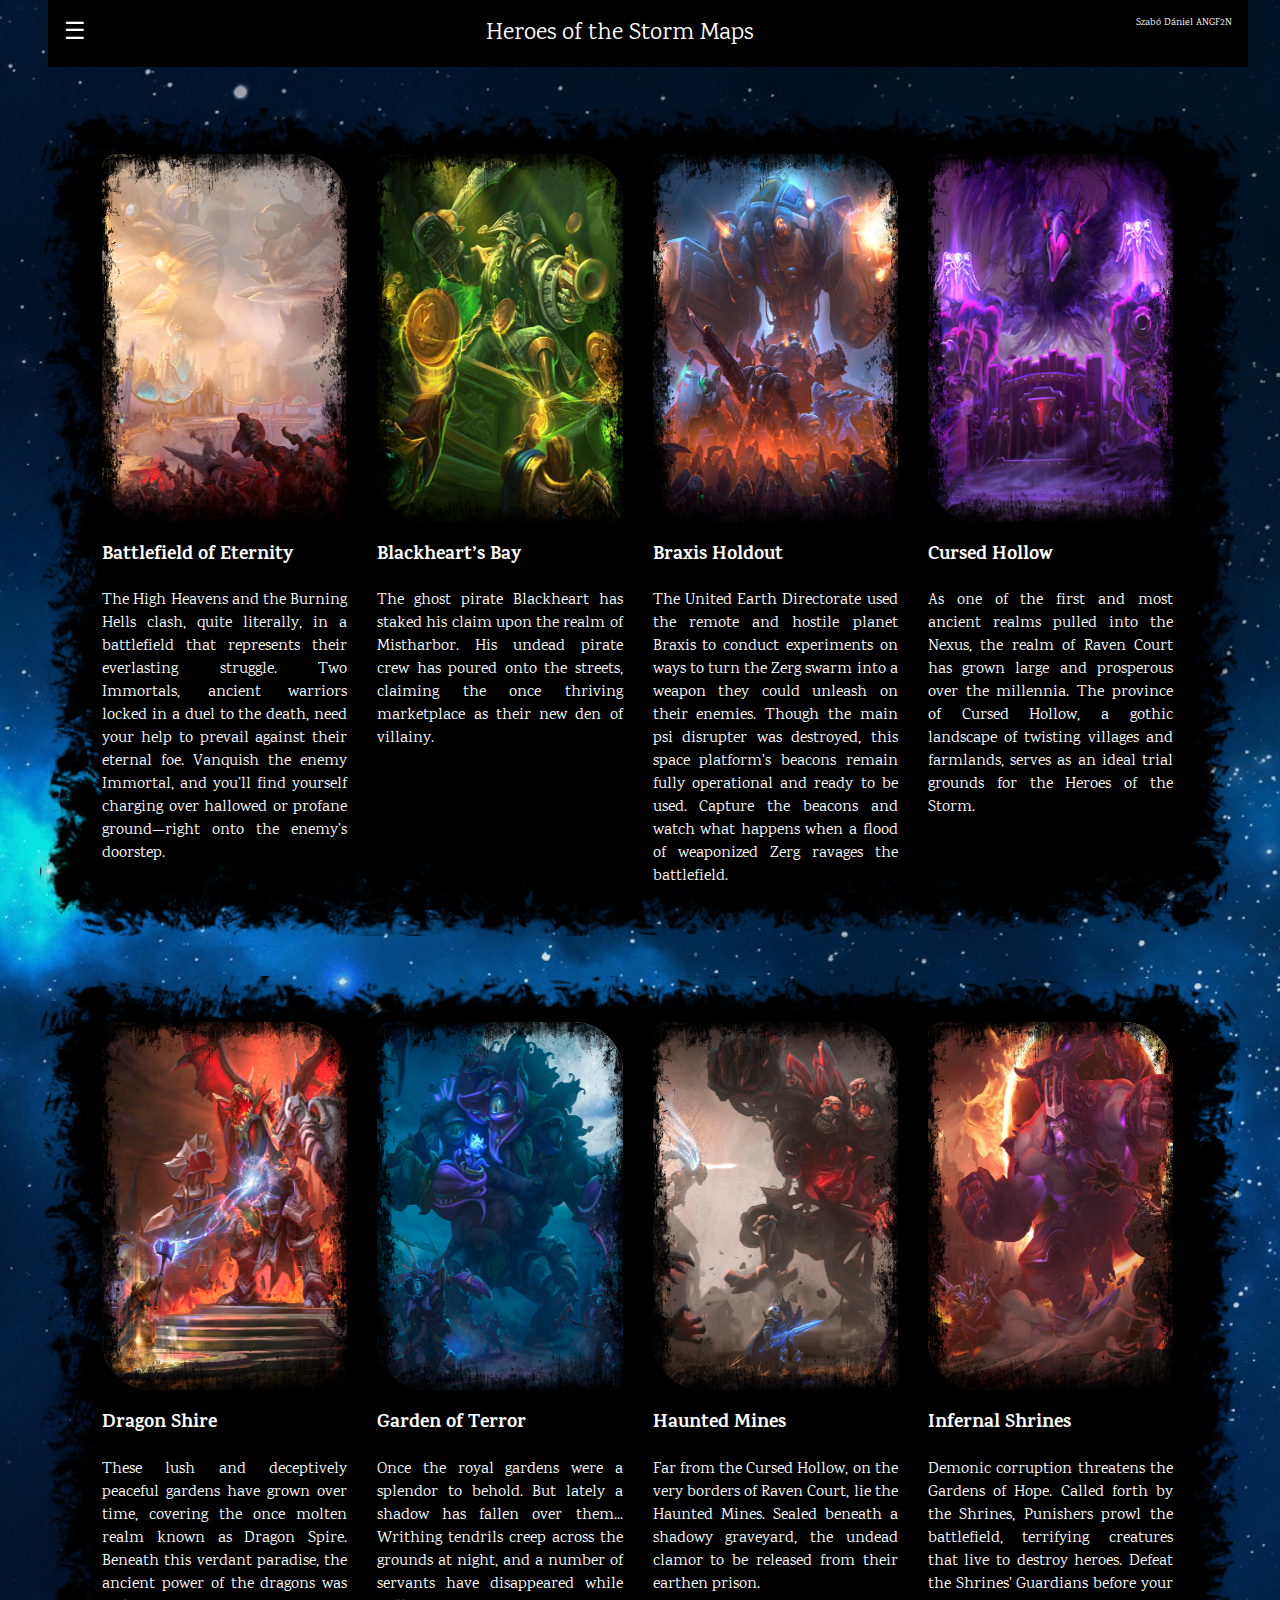
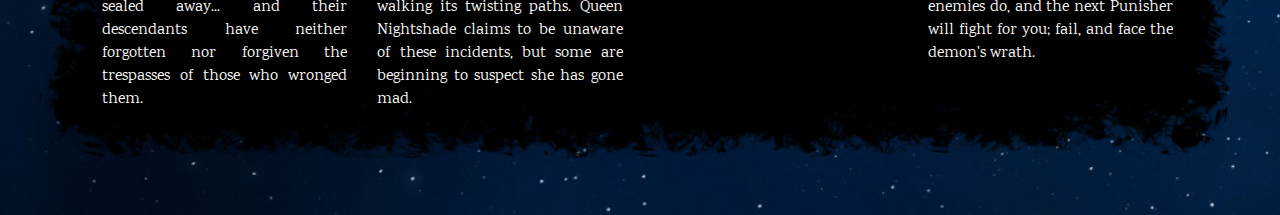
<file: index.html>
<!DOCTYPE html>
<html>
<head>
  <title>Szabó Dániel beadandó</title>
  <meta charset="UTF-8">
  <meta name="viewport" content="width=device-width, initial-scale=1">
  <link rel="stylesheet" href="style.css">
  <link rel="stylesheet" href="https://fonts.googleapis.com/css?family=Karma">

  <script src="http://ajax.googleapis.com/ajax/libs/jquery/1.9.1/jquery.min.js" type="text/javascript"></script>
  <script src="writejson.js"></script>
</head>

<body>
<nav class="sidebar" style="display:none;z-index:2;width:40%;min-width:100px" id="mySidebar">
  <a href="form.html" onclick="hidesb()" class="sidebarsor">Form</a>
  <a href="javascript:void(0)" onclick="hidesb()"
  class="sidebarsor">Close Menu</a> 
</nav>

<div class="felsomenubar">
  <div class="menubardiv">
    <div class="menubargomb" onclick="showsb()">&#9776;</div>
    <div class="menubaradatok">Szabó Dániel ANGF2N</div>
    <div class="menubarcim">Heroes of the Storm Maps</div>
  </div>
</div>

<div class="kulsodiv">

  <div class="kepdiv">
    <div class="kepalattszoveg">
      <a href="images/boe_map.png">
      <div class="container">
        <img class="kep" src="images/boe.png" style="width:100%">
        <img class="overlayborder" src="images/border.png" style="width:100%">
      </div>
      </a>
      <h3>Battlefield of Eternity</h3>
      <p>The High Heavens and the Burning Hells clash, quite literally, in a battlefield that represents their everlasting struggle. Two Immortals, ancient warriors locked in a duel to the death, need your help to prevail against their eternal foe. Vanquish the enemy Immortal, and you’ll find yourself charging over hallowed or profane ground—right onto the enemy’s doorstep.</p>
    </div>
    <div class="kepalattszoveg">
      <a href="images/bhb_map.png">
      <div class="container">
        <img class="kep" src="images/bhb.png" style="width:100%">
        <img class="overlayborder" src="images/border.png" style="width:100%">
      </div>
      </a>
      <h3>Blackheart’s Bay</h3>
      <p>The ghost pirate Blackheart has staked his claim upon the realm of Mistharbor. His undead pirate crew has poured onto the streets, claiming the once thriving marketplace as their new den of villainy.</p>
    </div>
    <div class="kepalattszoveg">
      <a href="images/bho_map.png">
      <div class="container">
        <img class="kep" src="images/bho.png" style="width:100%">
        <img class="overlayborder" src="images/border.png" style="width:100%">
      </div>
      </a>
      <h3>Braxis Holdout</h3>
      <p>The United Earth Directorate used the remote and hostile planet Braxis to conduct experiments on ways to turn the Zerg swarm into a weapon they could unleash on their enemies. Though the main psi disrupter was destroyed, this space platform's beacons remain fully operational and ready to be used. Capture the beacons and watch what happens when a flood of weaponized Zerg ravages the battlefield.</p>
    </div>
    <div class="kepalattszoveg">
      <a href="images/ch_map.png">
      <div class="container">
        <img class="kep" src="images/ch.png" style="width:100%">
        <img class="overlayborder" src="images/border.png" style="width:100%">
      </div>
      </a>
      <h3>Cursed Hollow</h3>
      <p>As one of the first and most ancient realms pulled into the Nexus, the realm of Raven Court has grown large and prosperous over the millennia. The province of Cursed Hollow, a gothic landscape of twisting villages and farmlands, serves as an ideal trial grounds for the Heroes of the Storm.</p>
    </div>
  </div>

  <div class="kepdiv">
    <div class="kepalattszoveg">
      <a href="images/ds_map.png">
      <div class="container">
        <img class="kep" src="images/ds.png" style="width:100%">
        <img class="overlayborder" src="images/border.png" style="width:100%">
      </div>
      </a>
      <h3>Dragon Shire</h3>
      <p>These lush and deceptively peaceful gardens have grown over time, covering the once molten realm known as Dragon Spire. Beneath this verdant paradise, the ancient power of the dragons was sealed away... and their descendants have neither forgotten nor forgiven the trespasses of those who wronged them.</p>
    </div>
    <div class="kepalattszoveg">
      <a href="images/got_map.png">
      <div class="container">
        <img class="kep" src="images/got.png" style="width:100%">
        <img class="overlayborder" src="images/border.png" style="width:100%">
      </div>
      </a>
      <h3>Garden of Terror</h3>
      <p>Once the royal gardens were a splendor to behold. But lately a shadow has fallen over them... Writhing tendrils creep across the grounds at night, and a number of servants have disappeared while walking its twisting paths. Queen Nightshade claims to be unaware of these incidents, but some are beginning to suspect she has gone mad.</p>
    </div>
    <div class="kepalattszoveg">
      <a href="images/hm_map.png">
      <div class="container">
        <img class="kep" src="images/hm.png" style="width:100%">
        <img class="overlayborder" src="images/border.png" style="width:100%">
      </div>
      </a>
      <h3>Haunted Mines</h3>
      <p>Far from the Cursed Hollow, on the very borders of Raven Court, lie the Haunted Mines. Sealed beneath a shadowy graveyard, the undead clamor to be released from their earthen prison.</p>
    </div>
    <div class="kepalattszoveg">
      <a href="images/is_map.png">
      <div class="container">
        <img class="kep" src="images/is.png" style="width:100%">
        <img class="overlayborder" src="images/border.png" style="width:100%">
      </div>
      </a>
      <h3>Infernal Shrines</h3>
      <p>Demonic corruption threatens the Gardens of Hope. Called forth by the Shrines, Punishers prowl the battlefield, terrifying creatures that live to destroy heroes. Defeat the Shrines' Guardians before your enemies do, and the next Punisher will fight for you; fail, and face the demon's wrath.</p>
    </div>
  </div>
</div>
</body>
</html>
</file>
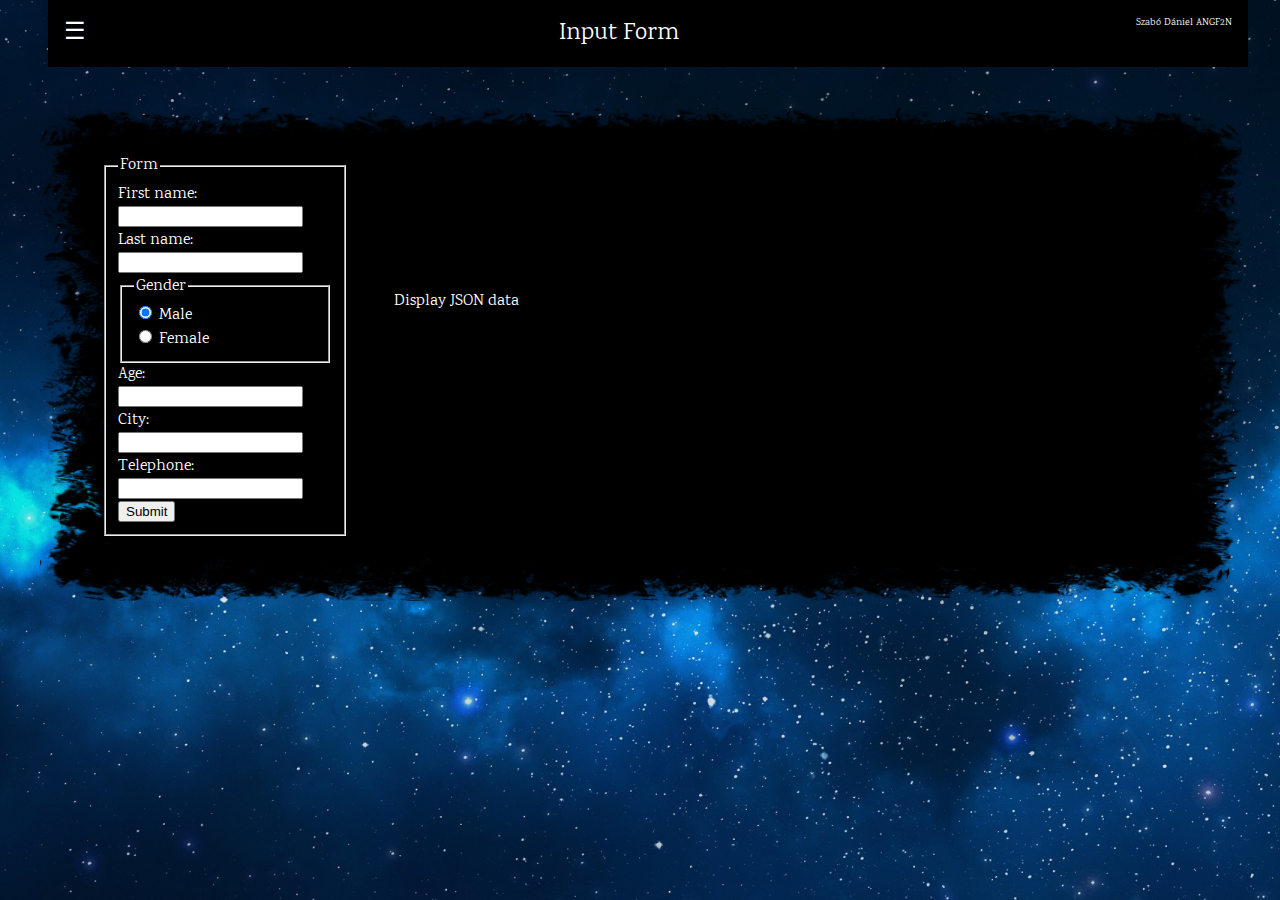
<file: form.html>
<!DOCTYPE html>
<html>
<head>
  <title>Szabó Dániel beadandó</title>
  <meta charset="UTF-8">
  <meta name="viewport" content="width=device-width, initial-scale=1">
  <link rel="stylesheet" href="style.css">
  <link rel="stylesheet" href="https://fonts.googleapis.com/css?family=Karma">

  <script src="http://ajax.googleapis.com/ajax/libs/jquery/1.9.1/jquery.min.js" type="text/javascript"></script>
  <script src="writejson.js"></script>
</head>

<body id="formbackground">
<nav class="sidebar" style="display:none;z-index:2;width:40%;min-width:100px" id="mySidebar">
  <a href="index.html" onclick="hidesb()" class="sidebarsor">Maps</a>
  <a href="javascript:void(0)" onclick="hidesb()" class="sidebarsor">Close Menu</a> 
</nav>

<div class="felsomenubar">
  <div class="menubardiv">
    <div class="menubargomb" onclick="showsb()">&#9776;</div>
    <div class="menubaradatok">Szabó Dániel ANGF2N</div>
    <div class="menubarcim">Input Form</div>
  </div>
</div>

<div class="kulsodiv">
  <div class="formdiv">
    <div class="kepalattszoveg">
      <form onsubmit="return checkForm(this);">
        <fieldset>
          <legend>Form</legend>
          First name:<br>
          <input type="text" name="firstname"><br>
          Last name:<br>
          <input type="text" name="lastname"><br>
          <fieldset>
            <legend>Gender</legend>
            <input type="radio" name="gender" value="male" checked> Male<br>
            <input type="radio" name="gender" value="female"> Female<br>
          </fieldset>
          Age:<br>
          <input type="text" name="age"><br>
          City:<br>
          <input type="text" name="city"><br>
          Telephone:<br>
          <input type="text" name="telephone">
          <button type="submit">Submit</button>
        </fieldset>
      </form>
    </div>

    <div id="jsonbutton" class="menubargomb" onclick="readJSON()" style="margin-top:150px; margin-left: 30px; color: #fff;">Display JSON data</div>
    <div id="jsontable" style="visibility: hidden; margin-right: 40px; width: auto; float: left;">
      <table style="border:solid" id="innertable">
      <tr>
        <th>First name</th>
        <th>Last name</th>
        <th>Gender</th>
        <th>Age</th>
        <th>City</th>
        <th>Telephone</th>
      </tr>          
      </table>
    </div>
  </div>
</div>
</body>
</html>
</file>
<file: style.css>
body,h1,h2,h3,h4,h5,h6
{
	font-family: "Karma", sans-serif
}

body
{
	background-image:url("images/bg.jpg");
	background-size: auto 100%;
	background-repeat: repeat;
	height: 100%;
	width: auto;
}

p
{
	text-align: justify;
}

#formbackground
{
	background-image:url("images/bg.jpg");
	background-size: 1920px 1080px;
	background-repeat: repeat;
}

.felsomenubar
{
	position:fixed;
	width:100%;
	z-index:1;
	top:0;
}

.menubardiv
{
	max-width:1200px;
	margin:auto;
	color:#fff;
	background-color:#000;
	font-size:24px;
}

.menubargomb
{
	float:left;
	border:none;
	display:inline-block;
	outline:0;
	padding:8px 16px;
	vertical-align:middle;
	overflow:hidden;
	text-decoration:none;
	background-color:inherit;
	text-align:center;
	cursor:pointer;
	white-space:nowrap;
	padding-top:16px;
	padding-bottom:16px;
}

.menubargomb:hover
{
	background-color: #D2691E;
}

.menubarcim
{
	text-align:center;
	padding-top:16px;
	padding-bottom:16px;
}

.menubaradatok
{
	font-size: 10px;
	float:right;
	padding-top:16px;
	padding-bottom:16px;
	padding-right: 16px;
}

.sidebar
{
	height:105px;
	background-color:#000;
	position:fixed;
	z-index:1;
	overflow:auto;
	font-size:24px;
}

.sidebarsor
{
	color: #fff;
	text-decoration:none;
	display:block;
	padding:8px 16px;
	text-align:left;
	border:none;
	outline:none;
	white-space:normal;
	float:none;	
}

.sidebarsor:hover
{
	background-color: #D2691E;
}

.kulsodiv
{
	max-width:1200px;
	margin-top:100px;
	margin-left: auto;
	margin-right: auto; 
	padding:8px 8px;
}

.kepdiv
{
	background-image:url(images/divbackground.png);
	background-repeat:no-repeat;
    background-size:100% 100%;
	margin-bottom:32px;
	padding-left:32px;
	padding-top:16px;
	padding-bottom:32px;
	display:inline-block;
	width:auto;
}

.formdiv
{
	background-image:url(images/divbackground.png);
	background-repeat:no-repeat;
    background-size:100% 100%;
	margin-bottom:32px;
	margin: auto;
	padding-left:32px;
	padding-top:16px;
	padding-bottom:32px;
	display:inline-block;
	max-width: 1200px;
	width: 1170px;
	height:445px;
}

.kepalattszoveg
{
	color:white;
	margin-top: 30px;
	margin-left: 30px;
	float:left;
	width:21%
}

.container
{
	position: relative;
	width: 100%;
}

.kep
{
	border-radius: 15px 50px;
	display: block;
	width: 100%;
	height: auto;
}

.overlayborder
{
	border-radius: 15px 50px;
	position: absolute;
	top: 0;
	bottom: 0;
	left: 0;
	right: 0;
	opacity: 1;
	transition: 1s ease;
}

.container:hover .overlayborder
{
	opacity: 0;
}

#jsontable
{
	text-align: center;
	color: white;
	border-color: #fff;
    border-collapse: collapse;
    padding: 30px;
    border: 1px solid black;
}

#jsontable th
{
	background-color: #5A0000;
}

#jsontable td
{
	border: 1px solid black;
	solid #ddd;
}

#jsontable tr:nth-child(even)
{
	border: 1px solid black;
	background-color: #032548;
}

#jsontable tr:nth-child(odd)
{
	border: 1px solid black;
	background-color: #222;
}

#jsontable tr:hover
{
	background-color: #D2691E;
}
</file>
